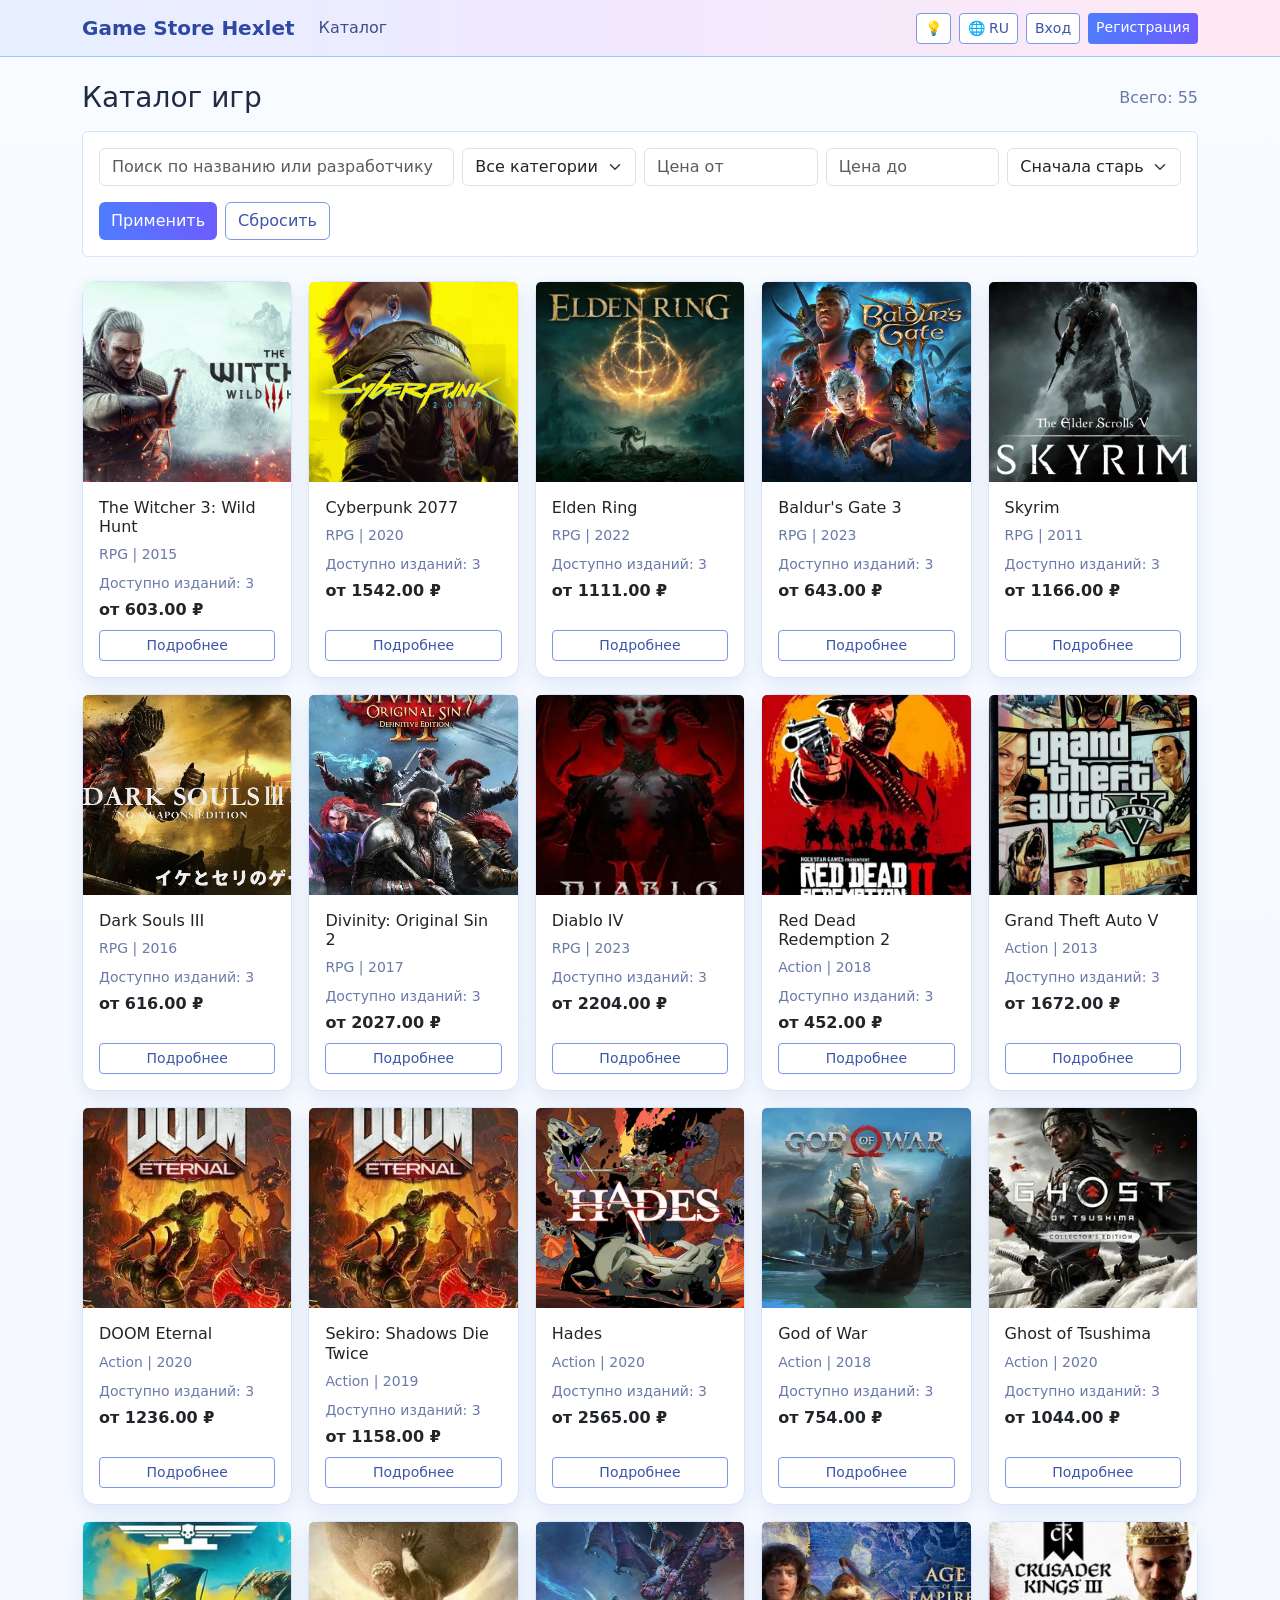
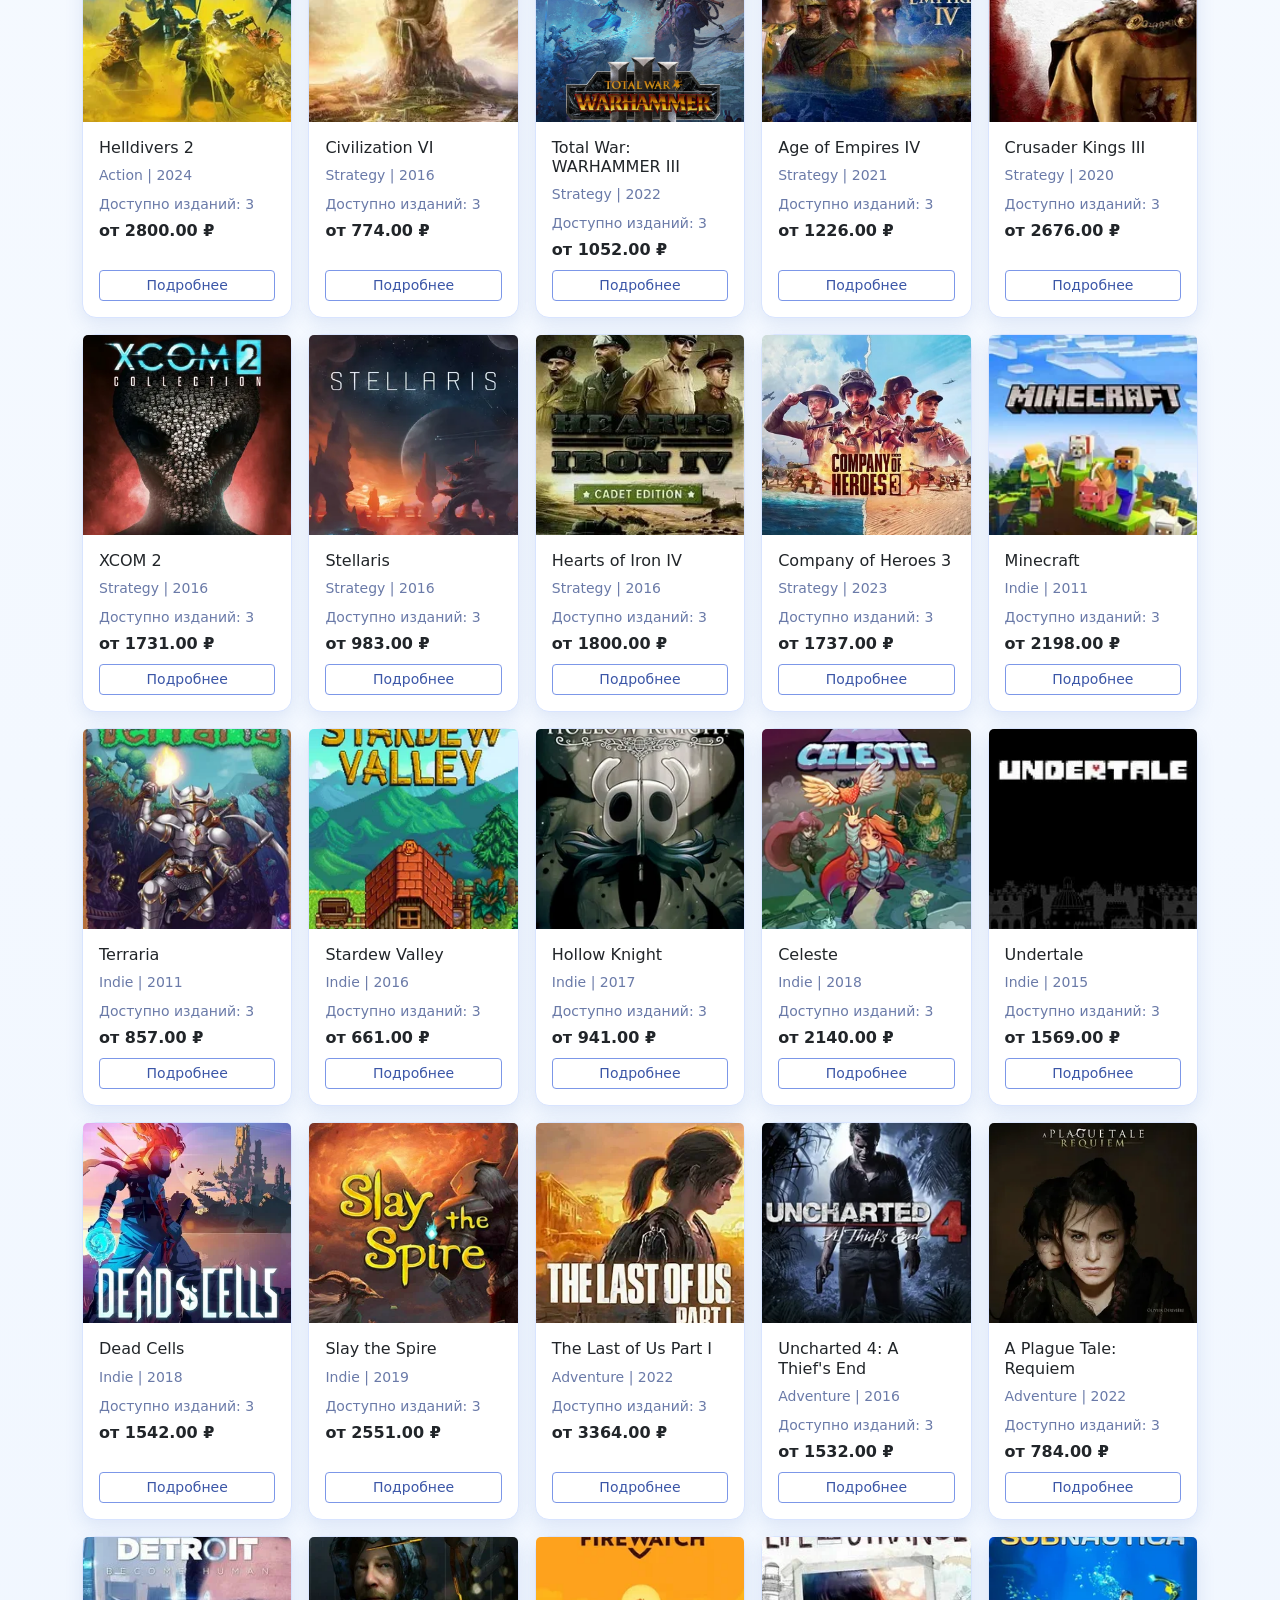
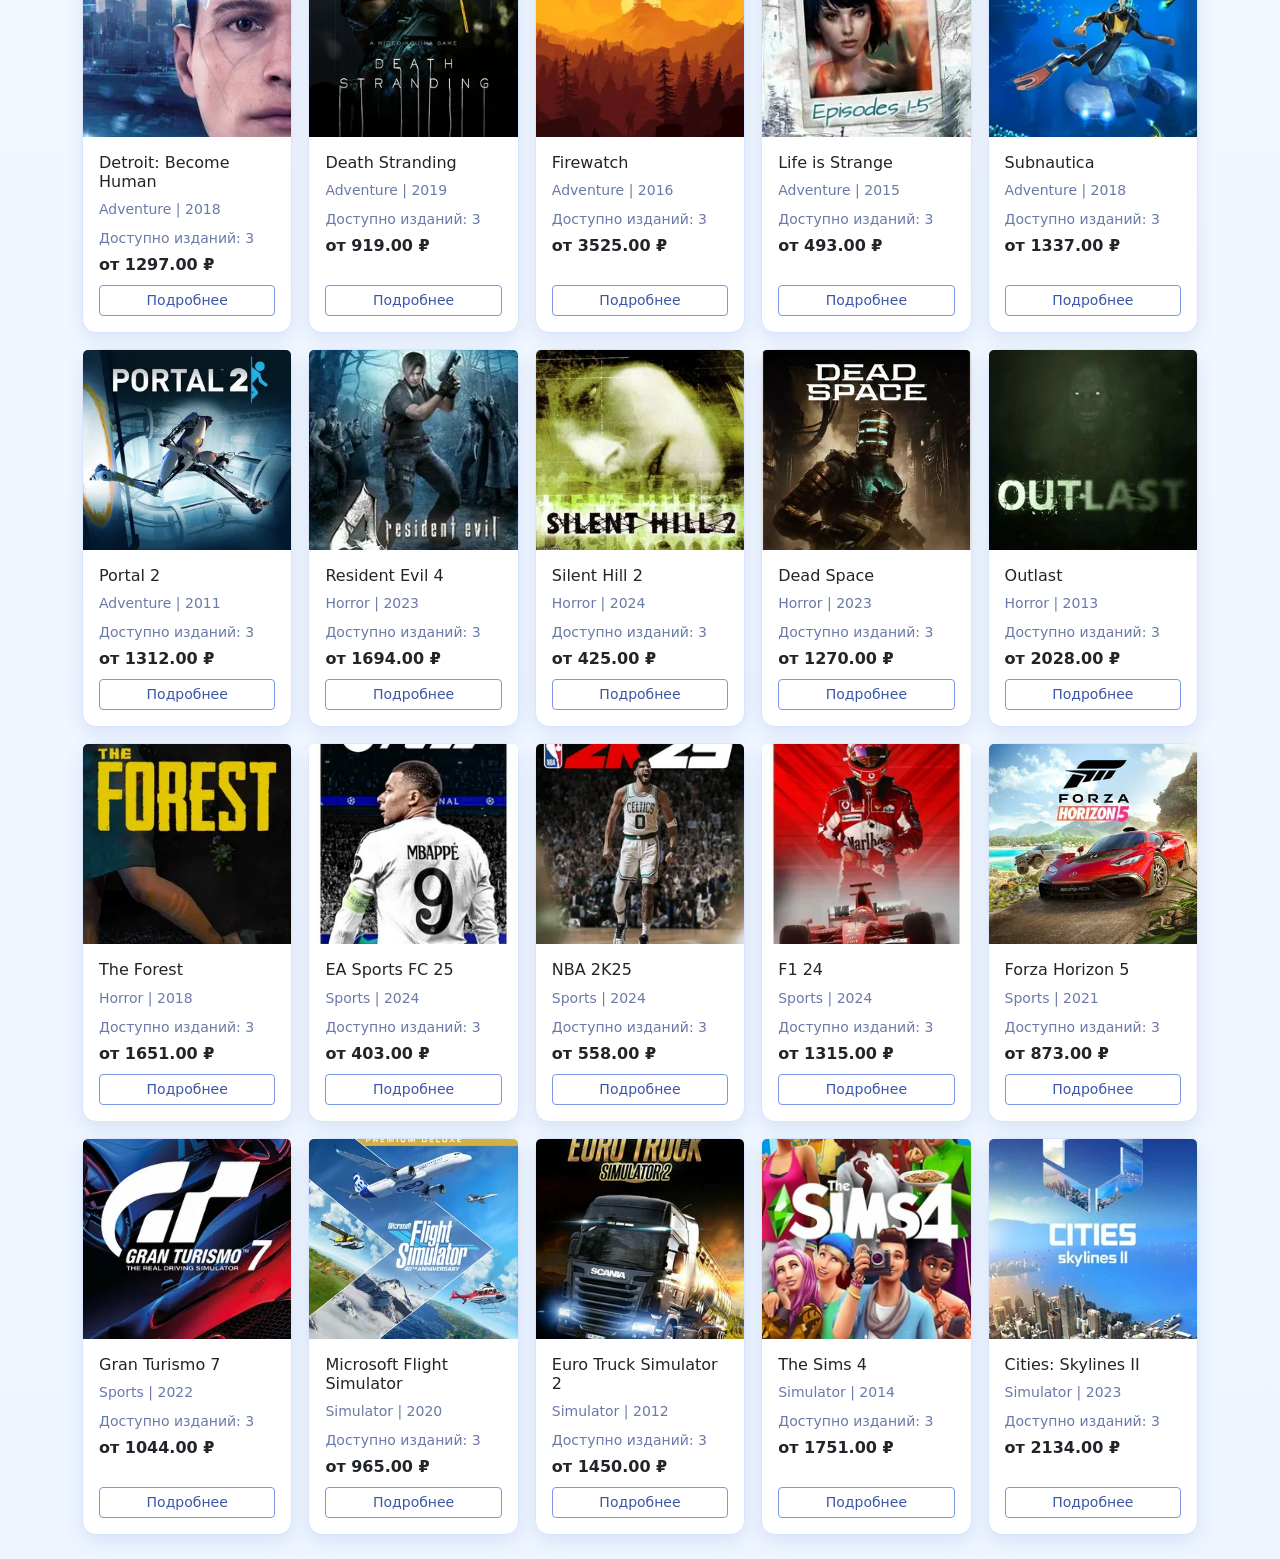
<file: docs/index.html>
<!doctype html>
<html lang="ru" data-bs-theme="light">
<head>
    <meta charset="utf-8">
    <meta name="viewport" content="width=device-width, initial-scale=1">
    <title>Game Store Hexlet</title>
    <link href="https://cdn.jsdelivr.net/npm/bootstrap@5.3.3/dist/css/bootstrap.min.css" rel="stylesheet">
    <link rel="stylesheet" href="static/css/style.css">
</head>
<body>
<nav class="navbar navbar-expand-lg navbar-light border-bottom border-primary-subtle colorful-navbar" id="navbar"></nav>
<main class="container py-4">
    <div id="flash-container"></div>
    <div id="main"></div>
</main>

<script src="https://cdn.jsdelivr.net/npm/bootstrap@5.3.3/dist/js/bootstrap.bundle.min.js"></script>
<script src="js/utils.js"></script>
<script src="js/store.js"></script>
<script src="js/i18n.js"></script>
<script src="js/ui.js"></script>

<script src="js/pages/index.js"></script>
</body>
</html>
</file>
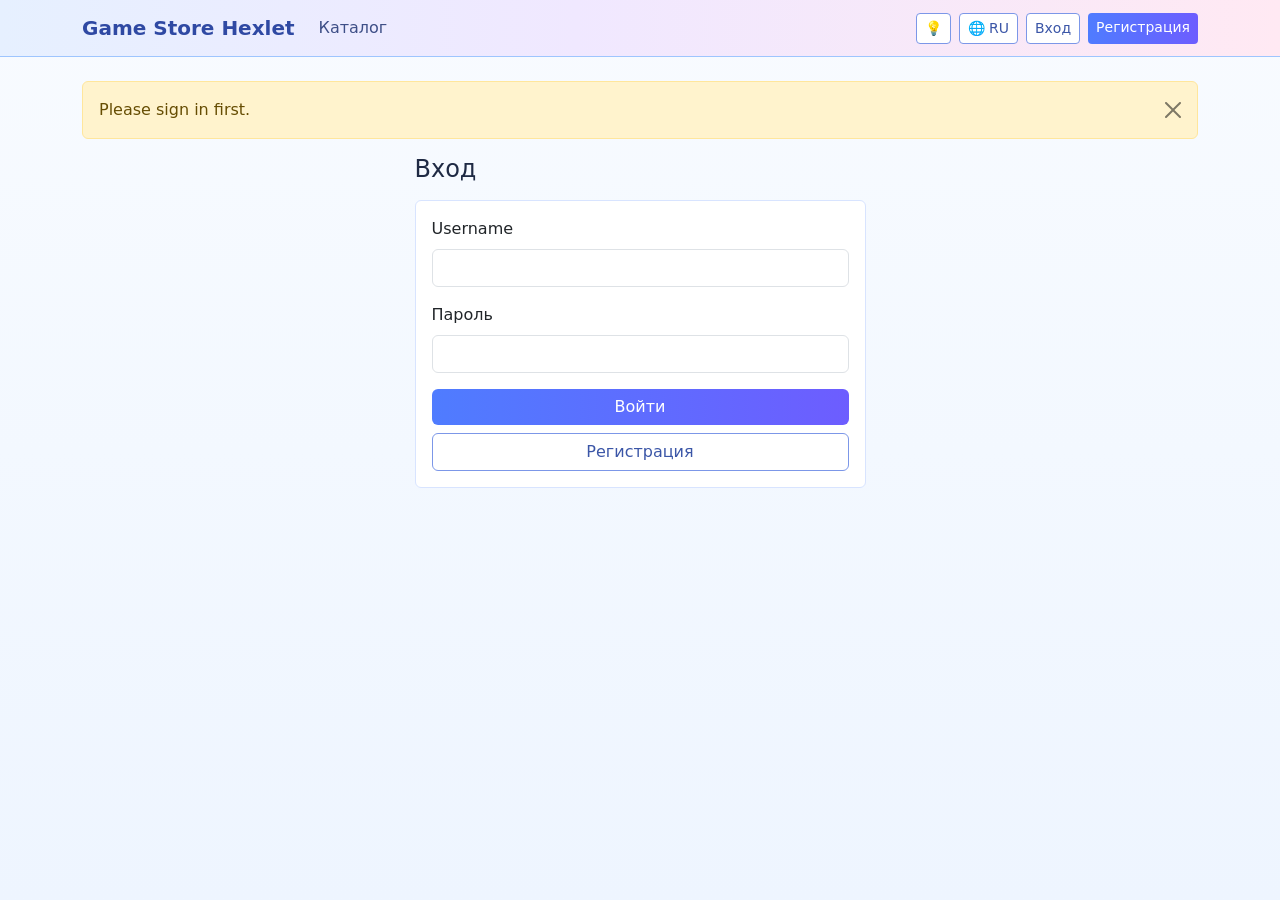
<file: docs/admin-add-game.html>
<!doctype html>
<html lang="ru" data-bs-theme="light">
<head>
    <meta charset="utf-8">
    <meta name="viewport" content="width=device-width, initial-scale=1">
    <title>Добавить игру — Game Store Hexlet</title>
    <link href="https://cdn.jsdelivr.net/npm/bootstrap@5.3.3/dist/css/bootstrap.min.css" rel="stylesheet">
    <link rel="stylesheet" href="static/css/style.css">
</head>
<body>
<nav class="navbar navbar-expand-lg navbar-light border-bottom border-primary-subtle colorful-navbar" id="navbar"></nav>
<main class="container py-4">
    <div id="flash-container"></div>

    <h1 class="h4 mb-3">Добавление игры</h1>
    <form id="add-game-form" class="card p-3 bg-dark-subtle border-secondary">
        <div class="row g-3">
            <div class="col-md-6"><label class="form-label">Название</label><input class="form-control" name="name" required></div>
            <div class="col-md-3"><label class="form-label">Цена (₽)</label><input class="form-control" type="number" min="0.01" step="0.01" name="price" required></div>
            <div class="col-md-3"><label class="form-label">Год релиза</label><input class="form-control" type="number" min="1980" max="2030" name="release_year" required></div>
            <div class="col-md-4"><label class="form-label">Категория</label><input class="form-control" name="category" required></div>
            <div class="col-md-4"><label class="form-label">Разработчик</label><input class="form-control" name="developer" required></div>
            <div class="col-md-4"><label class="form-label">URL картинки</label><input class="form-control" name="image_url" placeholder="https://..."></div>
            <div class="col-md-4"><label class="form-label">Загрузить файл</label><input class="form-control" type="file" name="image_file" accept=".png,.jpg,.jpeg,.webp,.gif"></div>
            <div class="col-12"><label class="form-label">Описание (100+ символов)</label><textarea class="form-control" name="description" rows="5" required></textarea></div>
        </div>
        <div class="mt-3 d-flex gap-2">
            <button class="btn btn-primary">Сохранить</button>
            <a class="btn btn-outline-light" href="admin.html">Отмена</a>
        </div>
    </form>

</main>

<script src="https://cdn.jsdelivr.net/npm/bootstrap@5.3.3/dist/js/bootstrap.bundle.min.js"></script>
<script src="js/utils.js"></script>
<script src="js/store.js"></script>
<script src="js/i18n.js"></script>
<script src="js/ui.js"></script>

<script src="js/pages/admin-add-game.js"></script>
</body>
</html>
</file>
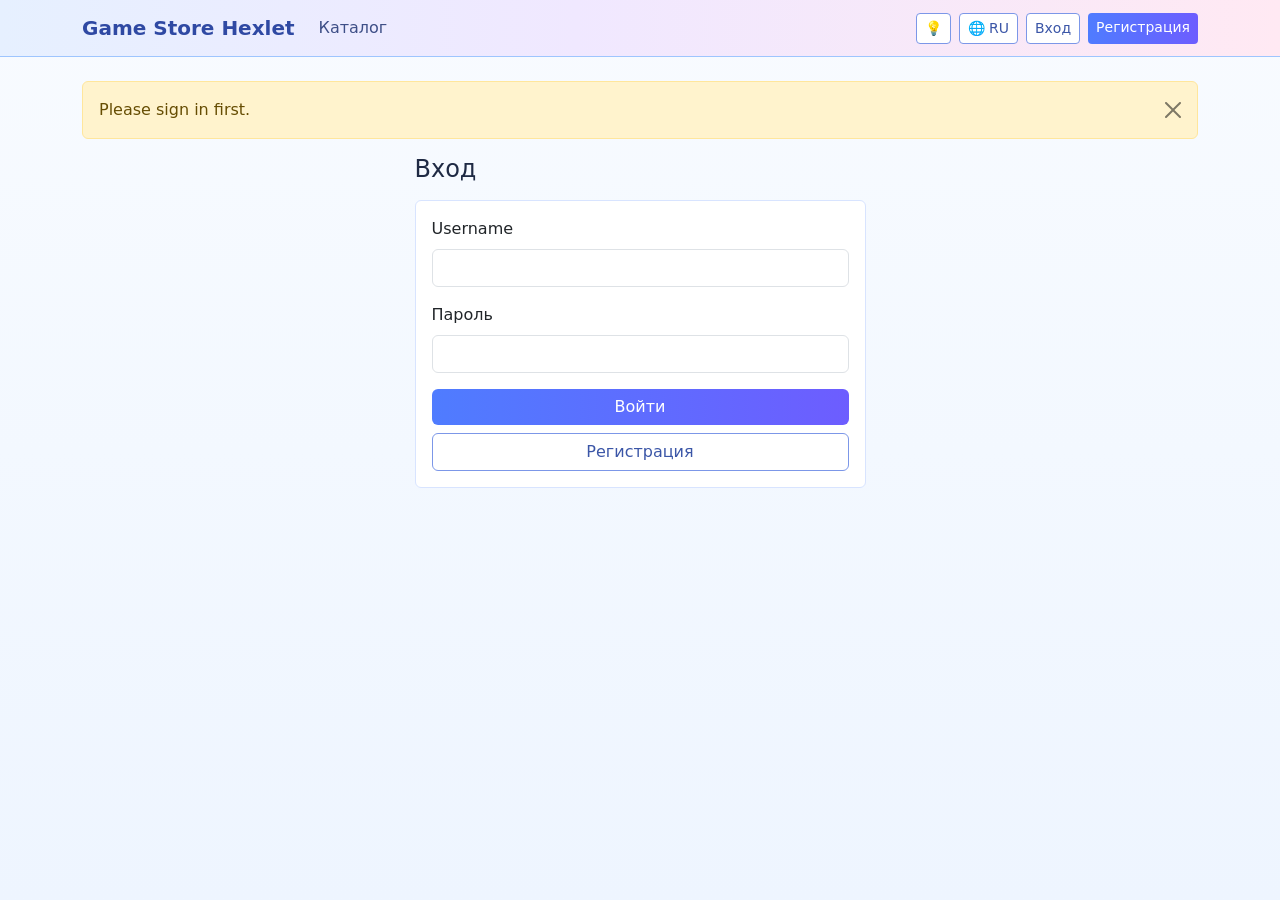
<file: docs/admin-edit-game.html>
<!doctype html>
<html lang="ru" data-bs-theme="light">
<head>
    <meta charset="utf-8">
    <meta name="viewport" content="width=device-width, initial-scale=1">
    <title>Редактирование — Game Store Hexlet</title>
    <link href="https://cdn.jsdelivr.net/npm/bootstrap@5.3.3/dist/css/bootstrap.min.css" rel="stylesheet">
    <link rel="stylesheet" href="static/css/style.css">
</head>
<body>
<nav class="navbar navbar-expand-lg navbar-light border-bottom border-primary-subtle colorful-navbar" id="navbar"></nav>
<main class="container py-4">
    <div id="flash-container"></div>
    <div id="main"></div>
</main>

<script src="https://cdn.jsdelivr.net/npm/bootstrap@5.3.3/dist/js/bootstrap.bundle.min.js"></script>
<script src="js/utils.js"></script>
<script src="js/store.js"></script>
<script src="js/i18n.js"></script>
<script src="js/ui.js"></script>

<script src="js/pages/admin-edit-game.js"></script>
</body>
</html>
</file>
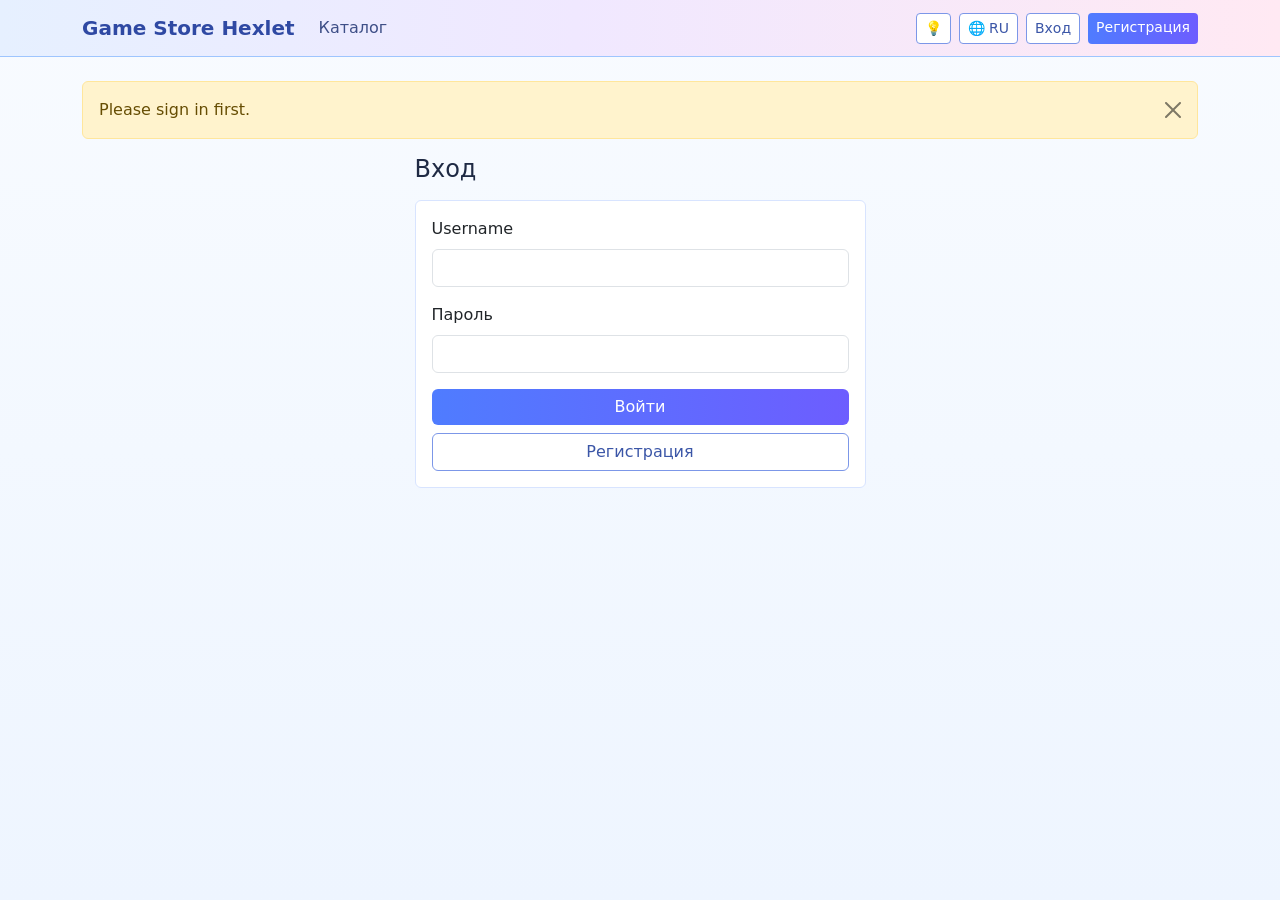
<file: docs/admin-user.html>
<!doctype html>
<html lang="ru" data-bs-theme="light">
<head>
    <meta charset="utf-8">
    <meta name="viewport" content="width=device-width, initial-scale=1">
    <title>Пользователь — Game Store Hexlet</title>
    <link href="https://cdn.jsdelivr.net/npm/bootstrap@5.3.3/dist/css/bootstrap.min.css" rel="stylesheet">
    <link rel="stylesheet" href="static/css/style.css">
</head>
<body>
<nav class="navbar navbar-expand-lg navbar-light border-bottom border-primary-subtle colorful-navbar" id="navbar"></nav>
<main class="container py-4">
    <div id="flash-container"></div>
    <div id="main"></div>
</main>

<script src="https://cdn.jsdelivr.net/npm/bootstrap@5.3.3/dist/js/bootstrap.bundle.min.js"></script>
<script src="js/utils.js"></script>
<script src="js/store.js"></script>
<script src="js/i18n.js"></script>
<script src="js/ui.js"></script>

<script src="js/pages/admin-user.js"></script>
</body>
</html>
</file>
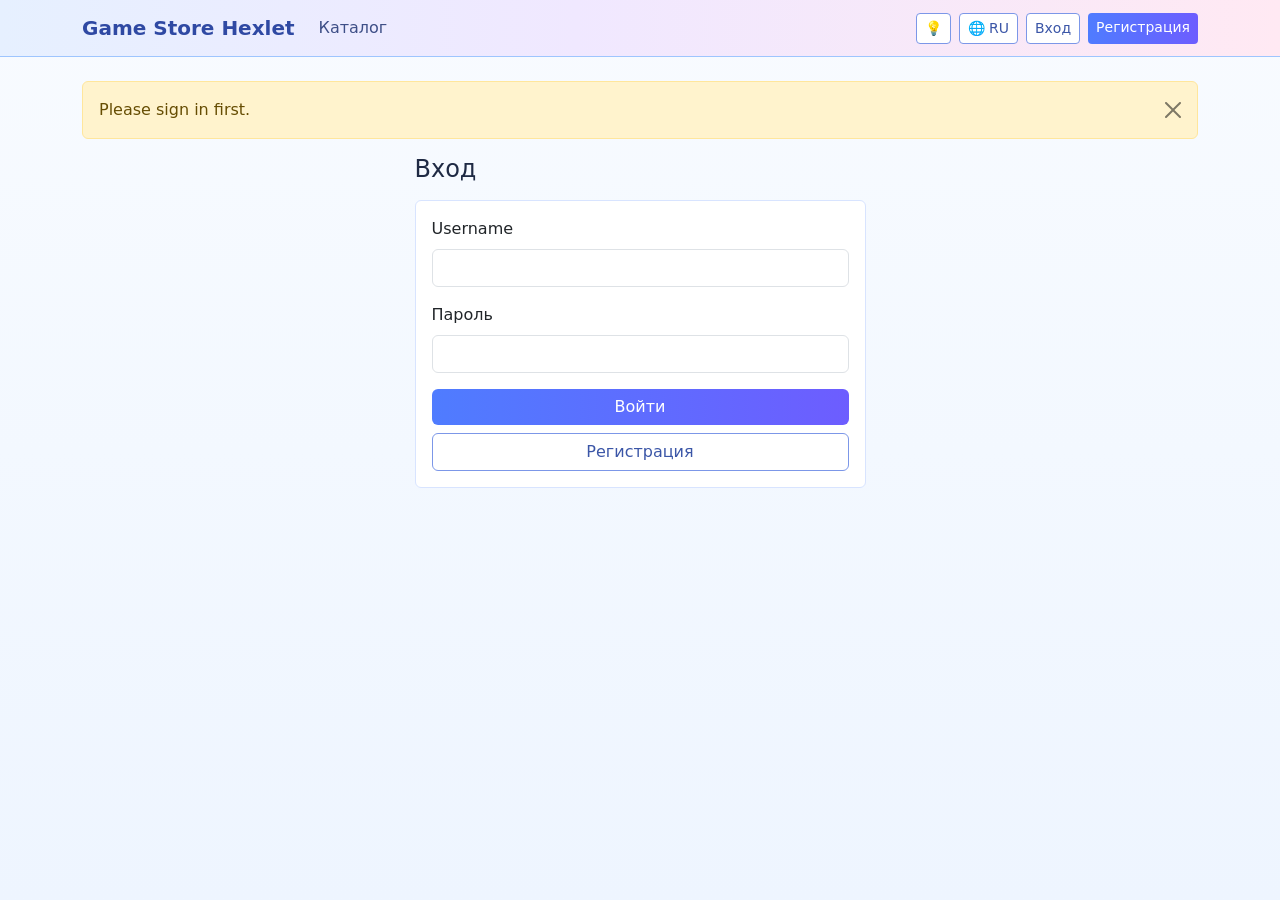
<file: docs/admin.html>
<!doctype html>
<html lang="ru" data-bs-theme="light">
<head>
    <meta charset="utf-8">
    <meta name="viewport" content="width=device-width, initial-scale=1">
    <title>Админка — Game Store Hexlet</title>
    <link href="https://cdn.jsdelivr.net/npm/bootstrap@5.3.3/dist/css/bootstrap.min.css" rel="stylesheet">
    <link rel="stylesheet" href="static/css/style.css">
</head>
<body>
<nav class="navbar navbar-expand-lg navbar-light border-bottom border-primary-subtle colorful-navbar" id="navbar"></nav>
<main class="container py-4">
    <div id="flash-container"></div>
    <div id="main"></div>
</main>

<script src="https://cdn.jsdelivr.net/npm/bootstrap@5.3.3/dist/js/bootstrap.bundle.min.js"></script>
<script src="js/utils.js"></script>
<script src="js/store.js"></script>
<script src="js/i18n.js"></script>
<script src="js/ui.js"></script>

<script src="js/pages/admin.js"></script>
</body>
</html>
</file>
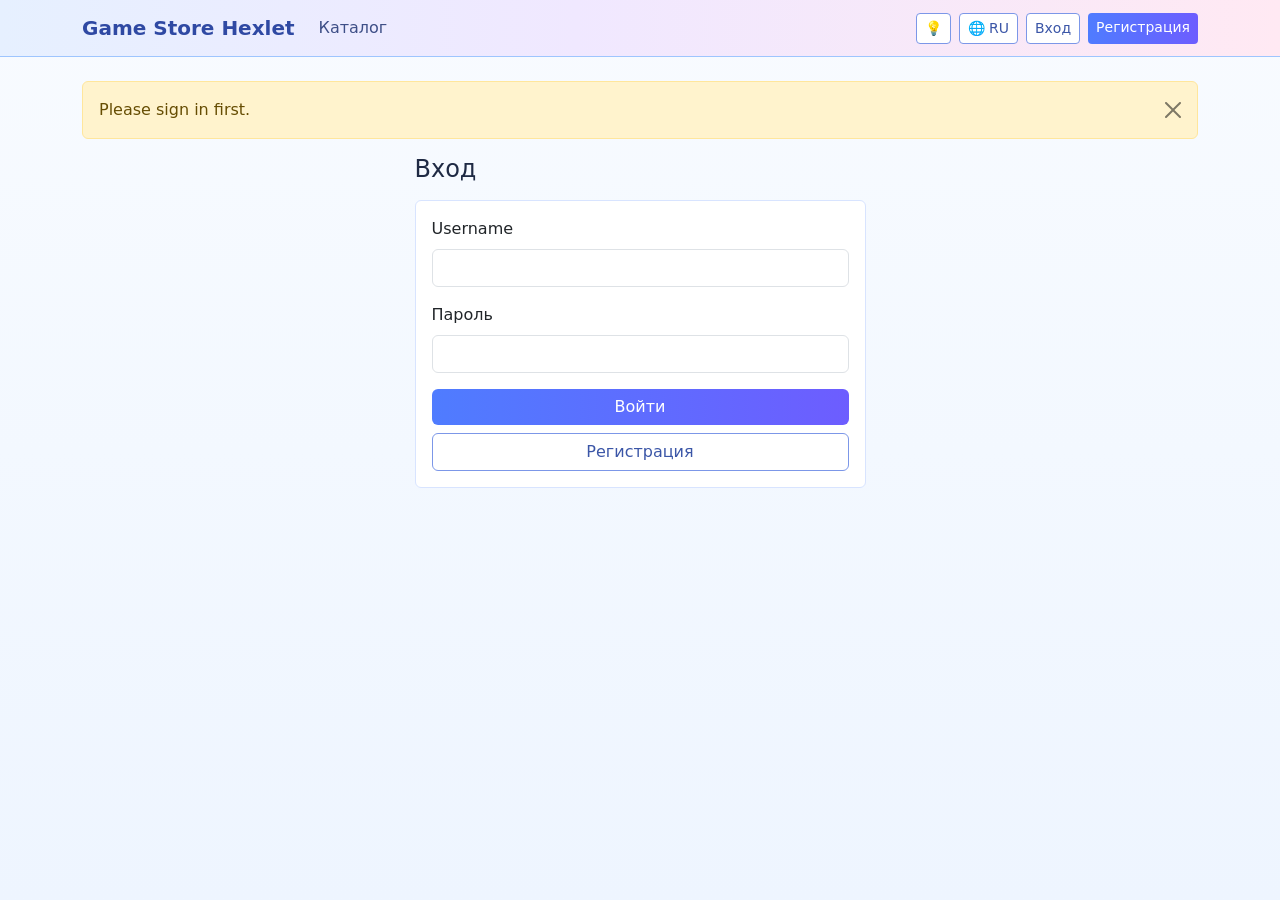
<file: docs/cart.html>
<!doctype html>
<html lang="ru" data-bs-theme="light">
<head>
    <meta charset="utf-8">
    <meta name="viewport" content="width=device-width, initial-scale=1">
    <title>Корзина — Game Store Hexlet</title>
    <link href="https://cdn.jsdelivr.net/npm/bootstrap@5.3.3/dist/css/bootstrap.min.css" rel="stylesheet">
    <link rel="stylesheet" href="static/css/style.css">
</head>
<body>
<nav class="navbar navbar-expand-lg navbar-light border-bottom border-primary-subtle colorful-navbar" id="navbar"></nav>
<main class="container py-4">
    <div id="flash-container"></div>
    <div id="main"></div>
</main>

<script src="https://cdn.jsdelivr.net/npm/bootstrap@5.3.3/dist/js/bootstrap.bundle.min.js"></script>
<script src="js/utils.js"></script>
<script src="js/store.js"></script>
<script src="js/i18n.js"></script>
<script src="js/ui.js"></script>

<script src="js/pages/cart.js"></script>
</body>
</html>
</file>
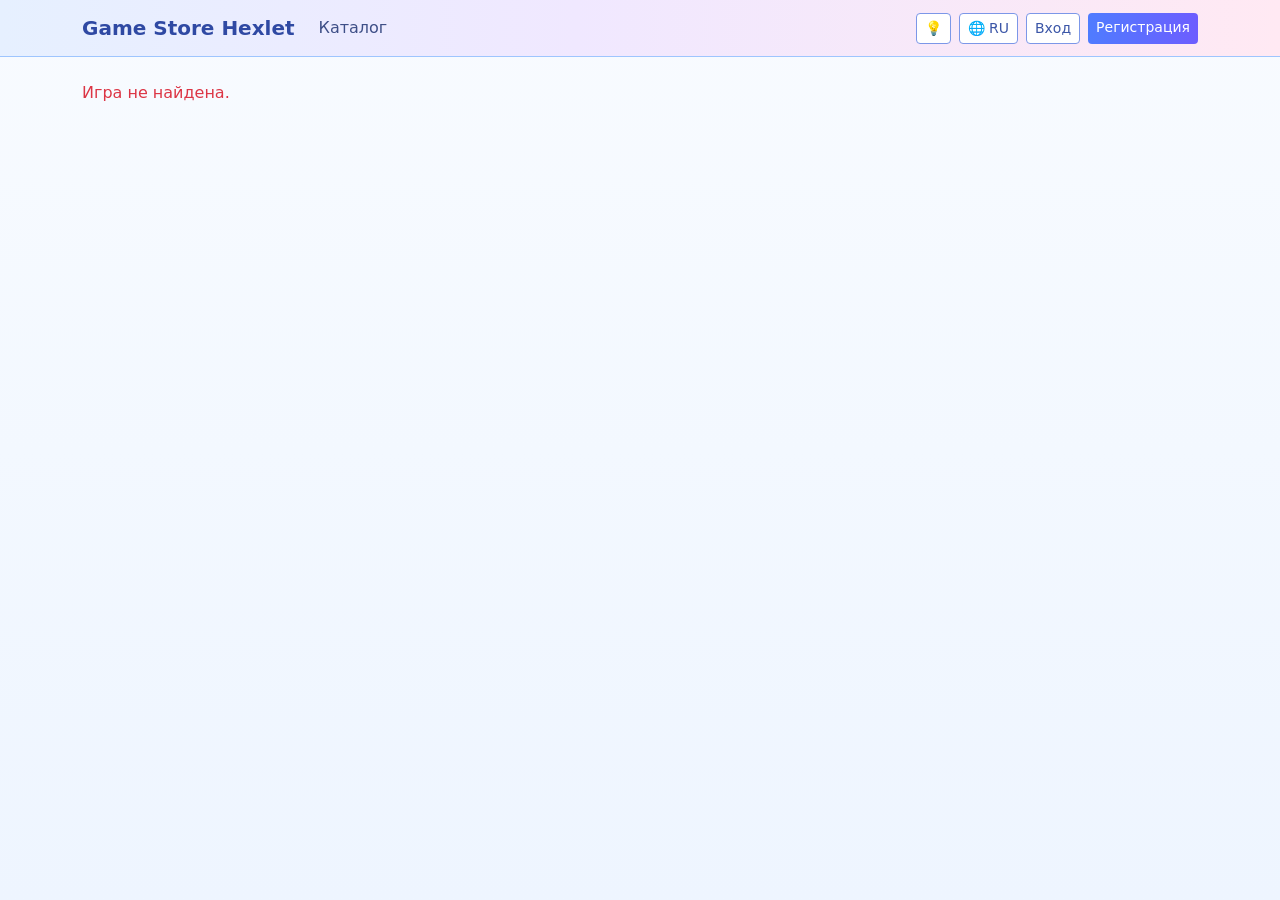
<file: docs/game.html>
<!doctype html>
<html lang="ru" data-bs-theme="light">
<head>
    <meta charset="utf-8">
    <meta name="viewport" content="width=device-width, initial-scale=1">
    <title>Игра — Game Store Hexlet</title>
    <link href="https://cdn.jsdelivr.net/npm/bootstrap@5.3.3/dist/css/bootstrap.min.css" rel="stylesheet">
    <link rel="stylesheet" href="static/css/style.css">
</head>
<body>
<nav class="navbar navbar-expand-lg navbar-light border-bottom border-primary-subtle colorful-navbar" id="navbar"></nav>
<main class="container py-4">
    <div id="flash-container"></div>
    <div id="main"></div>
</main>

<script src="https://cdn.jsdelivr.net/npm/bootstrap@5.3.3/dist/js/bootstrap.bundle.min.js"></script>
<script src="js/utils.js"></script>
<script src="js/store.js"></script>
<script src="js/i18n.js"></script>
<script src="js/ui.js"></script>

<script src="js/pages/game.js"></script>
</body>
</html>
</file>
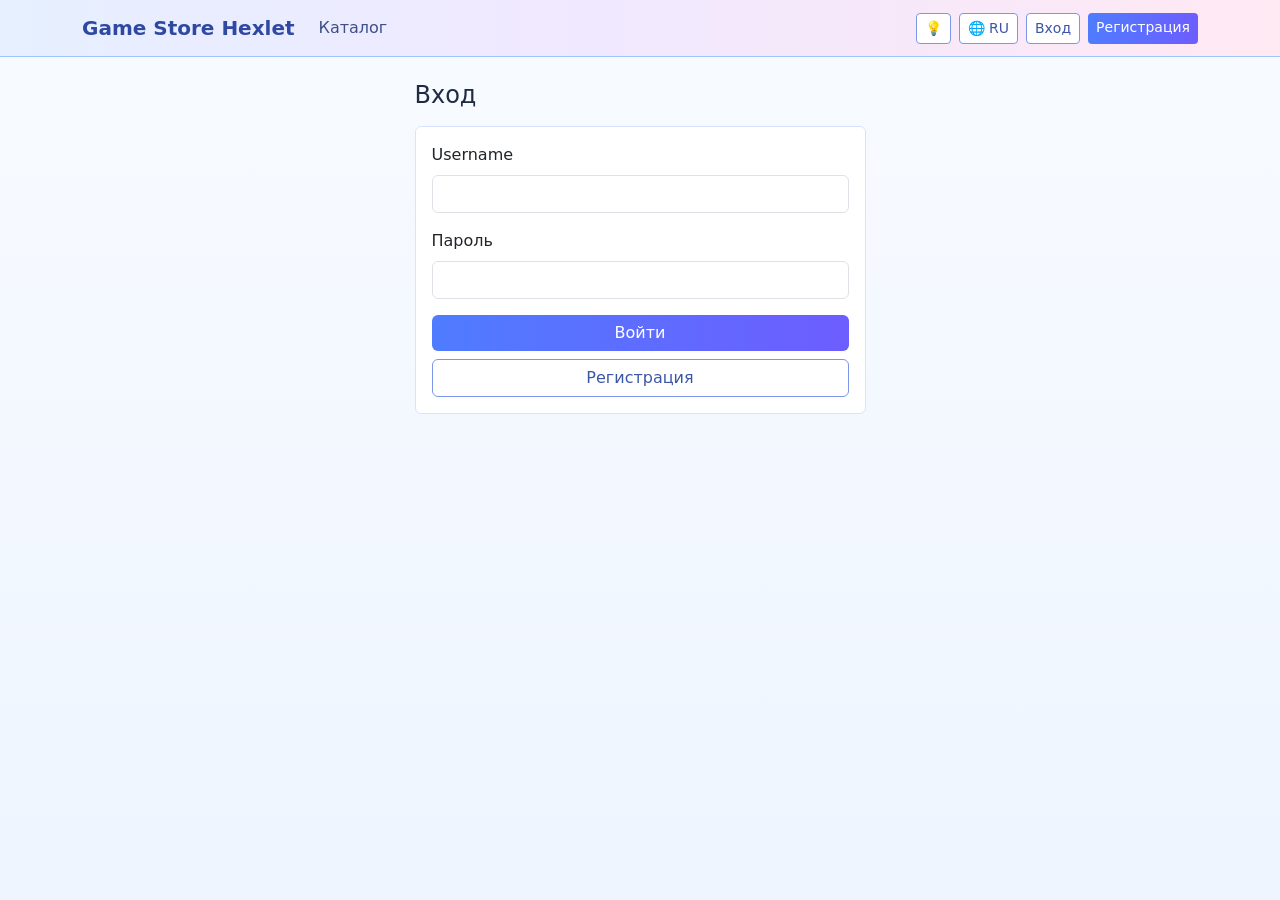
<file: docs/login.html>
<!doctype html>
<html lang="ru" data-bs-theme="light">
<head>
    <meta charset="utf-8">
    <meta name="viewport" content="width=device-width, initial-scale=1">
    <title>Вход — Game Store Hexlet</title>
    <link href="https://cdn.jsdelivr.net/npm/bootstrap@5.3.3/dist/css/bootstrap.min.css" rel="stylesheet">
    <link rel="stylesheet" href="static/css/style.css">
</head>
<body>
<nav class="navbar navbar-expand-lg navbar-light border-bottom border-primary-subtle colorful-navbar" id="navbar"></nav>
<main class="container py-4">
    <div id="flash-container"></div>

    <div class="row justify-content-center">
        <div class="col-md-6 col-lg-5">
            <h1 class="h4 mb-3">Вход</h1>
            <form id="login-form" class="card p-3 bg-dark-subtle border-secondary">
                <div class="mb-3">
                    <label class="form-label">Username</label>
                    <input type="text" name="username" class="form-control" required>
                </div>
                <div class="mb-3">
                    <label class="form-label">Пароль</label>
                    <input type="password" name="password" class="form-control" required>
                </div>
                <div class="d-grid gap-2">
                    <button class="btn btn-primary">Войти</button>
                    <a href="register.html" class="btn btn-outline-light">Регистрация</a>
                </div>
            </form>
        </div>
    </div>

</main>

<script src="https://cdn.jsdelivr.net/npm/bootstrap@5.3.3/dist/js/bootstrap.bundle.min.js"></script>
<script src="js/utils.js"></script>
<script src="js/store.js"></script>
<script src="js/i18n.js"></script>
<script src="js/ui.js"></script>

<script src="js/pages/login.js"></script>
</body>
</html>
</file>
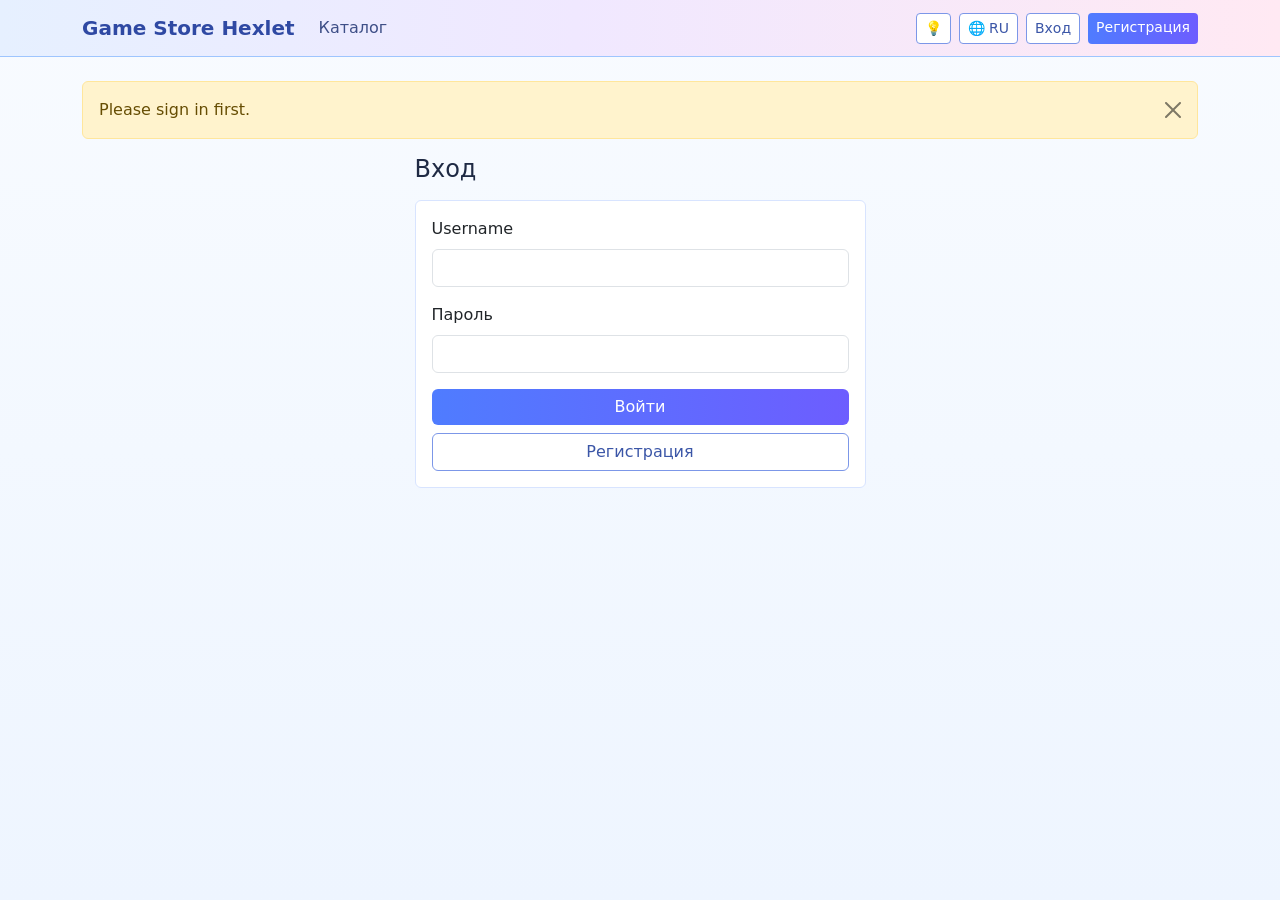
<file: docs/profile.html>
<!doctype html>
<html lang="ru" data-bs-theme="light">
<head>
    <meta charset="utf-8">
    <meta name="viewport" content="width=device-width, initial-scale=1">
    <title>Профиль — Game Store Hexlet</title>
    <link href="https://cdn.jsdelivr.net/npm/bootstrap@5.3.3/dist/css/bootstrap.min.css" rel="stylesheet">
    <link rel="stylesheet" href="static/css/style.css">
</head>
<body>
<nav class="navbar navbar-expand-lg navbar-light border-bottom border-primary-subtle colorful-navbar" id="navbar"></nav>
<main class="container py-4">
    <div id="flash-container"></div>
    <div id="main"></div>
</main>

<script src="https://cdn.jsdelivr.net/npm/bootstrap@5.3.3/dist/js/bootstrap.bundle.min.js"></script>
<script src="js/utils.js"></script>
<script src="js/store.js"></script>
<script src="js/i18n.js"></script>
<script src="js/ui.js"></script>

<script src="js/pages/profile.js"></script>
</body>
</html>
</file>
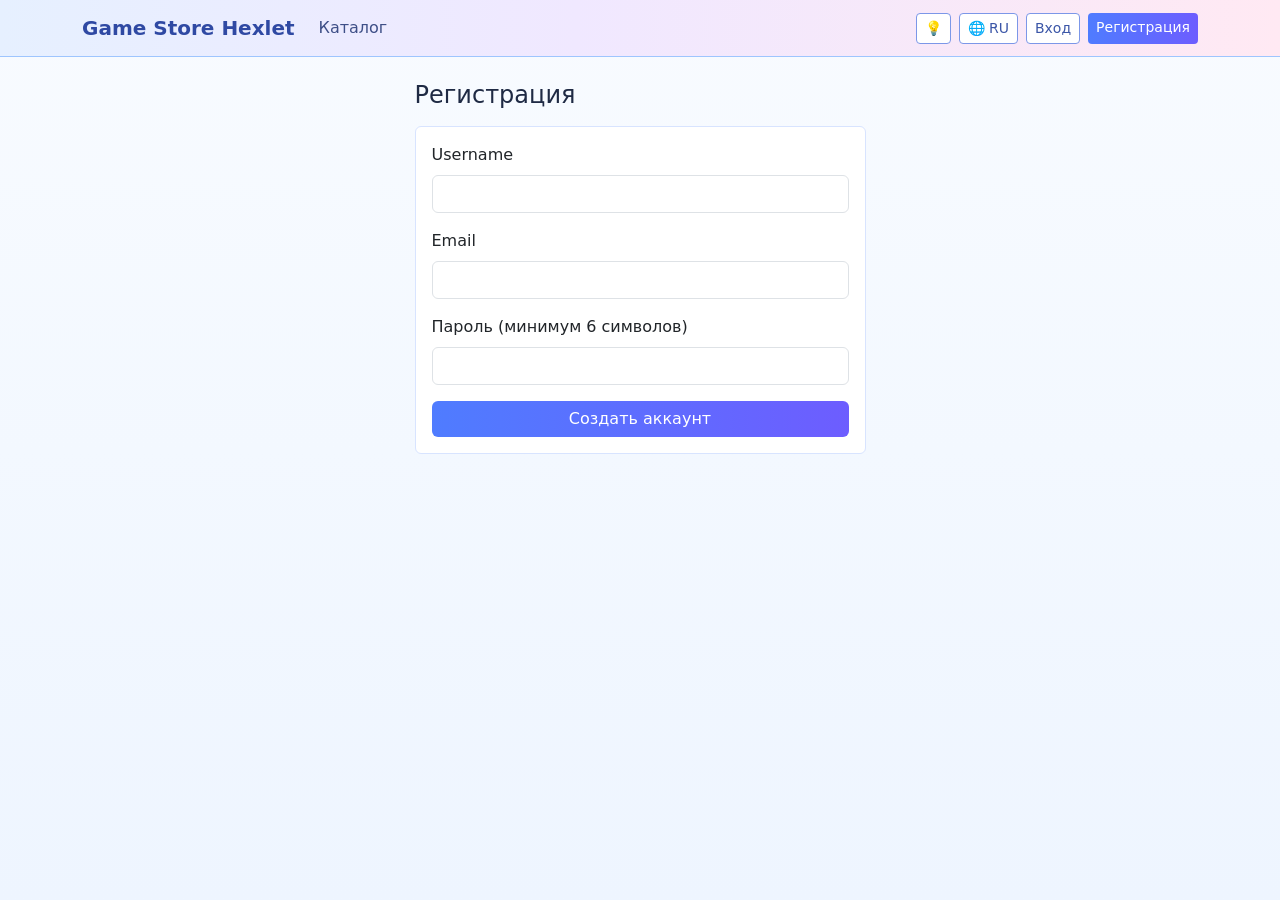
<file: docs/register.html>
<!doctype html>
<html lang="ru" data-bs-theme="light">
<head>
    <meta charset="utf-8">
    <meta name="viewport" content="width=device-width, initial-scale=1">
    <title>Регистрация — Game Store Hexlet</title>
    <link href="https://cdn.jsdelivr.net/npm/bootstrap@5.3.3/dist/css/bootstrap.min.css" rel="stylesheet">
    <link rel="stylesheet" href="static/css/style.css">
</head>
<body>
<nav class="navbar navbar-expand-lg navbar-light border-bottom border-primary-subtle colorful-navbar" id="navbar"></nav>
<main class="container py-4">
    <div id="flash-container"></div>

    <div class="row justify-content-center">
        <div class="col-md-6 col-lg-5">
            <h1 class="h4 mb-3">Регистрация</h1>
            <form id="register-form" class="card p-3 bg-dark-subtle border-secondary">
                <div class="mb-3">
                    <label class="form-label">Username</label>
                    <input type="text" name="username" class="form-control" required>
                </div>
                <div class="mb-3">
                    <label class="form-label">Email</label>
                    <input type="email" name="email" class="form-control" required>
                </div>
                <div class="mb-3">
                    <label class="form-label">Пароль (минимум 6 символов)</label>
                    <input type="password" name="password" class="form-control" required minlength="6">
                </div>
                <button class="btn btn-primary">Создать аккаунт</button>
            </form>
        </div>
    </div>

</main>

<script src="https://cdn.jsdelivr.net/npm/bootstrap@5.3.3/dist/js/bootstrap.bundle.min.js"></script>
<script src="js/utils.js"></script>
<script src="js/store.js"></script>
<script src="js/i18n.js"></script>
<script src="js/ui.js"></script>

<script src="js/pages/register.js"></script>
</body>
</html>
</file>
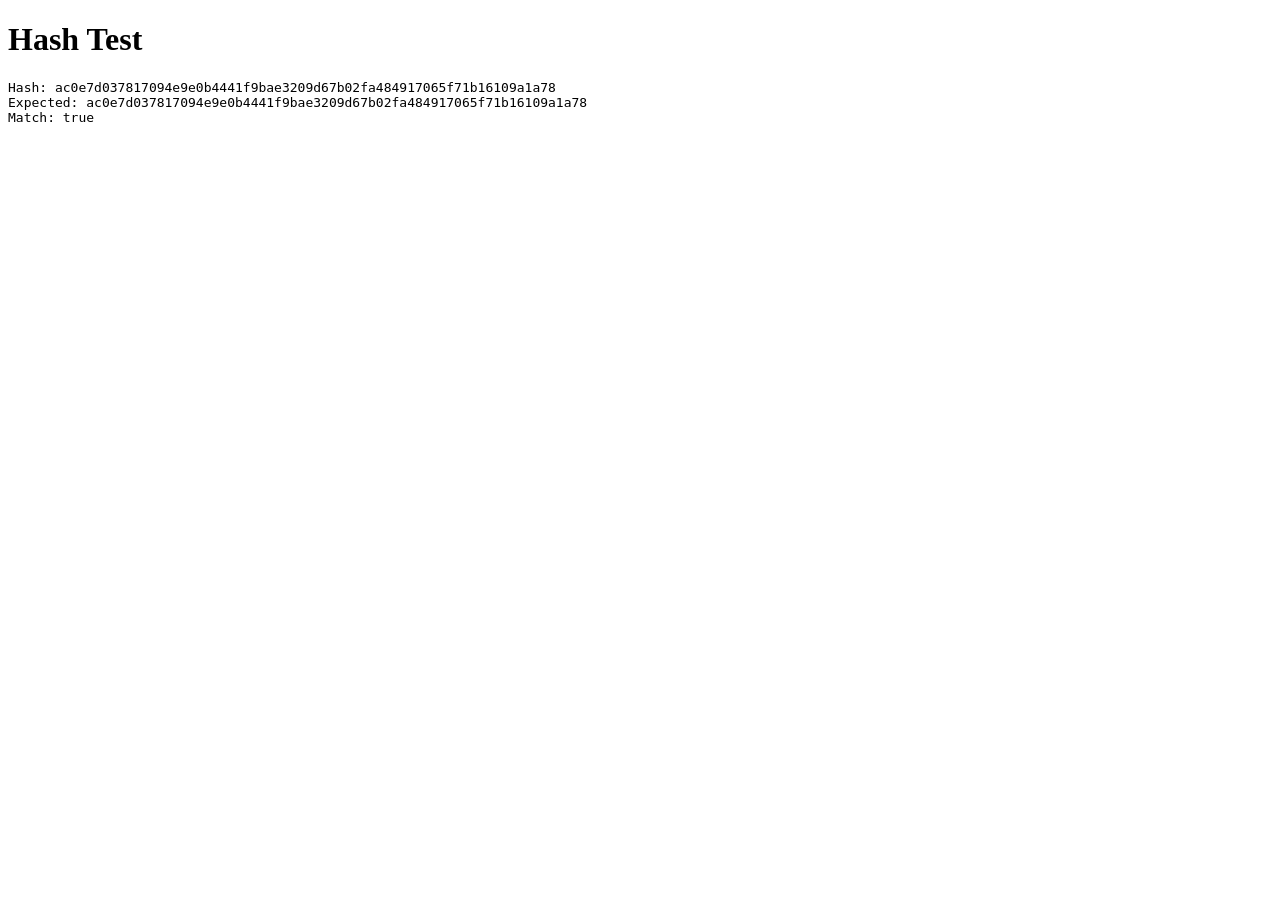
<file: docs/test-hash.html>
<!doctype html>
<html>
<head><title>Hash Test</title></head>
<body>
<h1>Hash Test</h1>
<pre id="output"></pre>
<script>
async function hashPassword(password) {
  const data = new TextEncoder().encode(password);
  const hash = await crypto.subtle.digest("SHA-256", data);
  return Array.from(new Uint8Array(hash))
    .map((b) => b.toString(16).padStart(2, "0"))
    .join("");
}

(async () => {
  const hash = await hashPassword("admin123456");
  document.getElementById("output").textContent = "Hash: " + hash + "\nExpected: ac0e7d037817094e9e0b4441f9bae3209d67b02fa484917065f71b16109a1a78\nMatch: " + (hash === "ac0e7d037817094e9e0b4441f9bae3209d67b02fa484917065f71b16109a1a78");
})();
</script>
</body>
</html>
</file>
<file: docs/static/css/style.css>
:root,
[data-bs-theme="light"] {
    --app-body-bg: linear-gradient(180deg, #f8fbff 0%, #eef5ff 100%);
    --app-body-text: #1f2a44;
    --app-card-shadow: 0 6px 18px rgba(54, 95, 180, 0.12);
    --app-card-shadow-hover: 0 10px 24px rgba(54, 95, 180, 0.2);
    --app-page-link-bg: #ffffff;
    --app-page-link-border: #b9ccff;
    --app-page-link-text: #3552a2;
    --app-page-link-disabled-text: #9aa8c7;
    --app-page-link-disabled-bg: #f2f6ff;
    --app-navbar-bg: linear-gradient(90deg, #e6f0ff 0%, #f0e8ff 45%, #ffe9f3 100%);
    --app-navbar-brand: #2f49a3;
    --app-nav-link: #3e4f87;
    --app-nav-link-hover: #2456d6;
    --app-subtle-bg: #ffffff;
    --app-subtle-border: #d8e4ff;
    --app-card-header-bg: linear-gradient(90deg, #edf4ff 0%, #f8edff 100%);
    --app-card-header-border: #d8e4ff;
    --app-card-header-text: #32488b;
    --app-outline-btn-border: #7c97e8;
    --app-outline-btn-text: #3b56a7;
    --app-outline-btn-bg: #ffffff;
    --app-outline-btn-bg-hover: #eef3ff;
    --app-table-bg: #ffffff;
    --app-table-text: #27345b;
    --app-table-striped-bg: #f4f8ff;
    --app-table-striped-text: #27345b;
    --app-table-hover-bg: #ecf2ff;
    --app-table-hover-text: #1f2a44;
    --app-list-border: #e2ebff;
    --app-text-secondary: #6a7aa8;
    --app-text-light: #263860;
}

[data-bs-theme="dark"] {
    --app-body-bg: linear-gradient(180deg, #111827 0%, #0f172a 100%);
    --app-body-text: #e2e8f0;
    --app-card-shadow: 0 6px 18px rgba(0, 0, 0, 0.35);
    --app-card-shadow-hover: 0 10px 24px rgba(0, 0, 0, 0.45);
    --app-page-link-bg: #1e293b;
    --app-page-link-border: #334155;
    --app-page-link-text: #93c5fd;
    --app-page-link-disabled-text: #64748b;
    --app-page-link-disabled-bg: #0f172a;
    --app-navbar-bg: linear-gradient(90deg, #1f2937 0%, #312e81 45%, #3f1d2e 100%);
    --app-navbar-brand: #c7d2fe;
    --app-nav-link: #cbd5e1;
    --app-nav-link-hover: #93c5fd;
    --app-subtle-bg: #111827;
    --app-subtle-border: #334155;
    --app-card-header-bg: linear-gradient(90deg, #1f2937 0%, #312e81 100%);
    --app-card-header-border: #334155;
    --app-card-header-text: #dbeafe;
    --app-outline-btn-border: #64748b;
    --app-outline-btn-text: #d1d5db;
    --app-outline-btn-bg: #0f172a;
    --app-outline-btn-bg-hover: #1e293b;
    --app-table-bg: #111827;
    --app-table-text: #e2e8f0;
    --app-table-striped-bg: #1f2937;
    --app-table-striped-text: #e2e8f0;
    --app-table-hover-bg: #243244;
    --app-table-hover-text: #f8fafc;
    --app-list-border: #334155;
    --app-text-secondary: #94a3b8;
    --app-text-light: #e5e7eb;
}

body {
    min-height: 100vh;
    background: var(--app-body-bg);
    color: var(--app-body-text);
}

.games-grid {
    display: grid;
    grid-template-columns: repeat(auto-fill, minmax(200px, 1fr));
    gap: 1rem;
}

.game-card {
    min-height: 250px;
    border-radius: 14px;
    box-shadow: var(--app-card-shadow);
    transition: transform 0.2s ease, box-shadow 0.2s ease;
}

.game-card:hover {
    transform: translateY(-2px);
    box-shadow: var(--app-card-shadow-hover);
}

.game-image {
    width: 100%;
    height: 200px;
    object-fit: cover;
}

.pagination .page-link {
    background-color: var(--app-page-link-bg);
    border-color: var(--app-page-link-border);
    color: var(--app-page-link-text);
}

.pagination .page-item.disabled .page-link {
    color: var(--app-page-link-disabled-text);
    background-color: var(--app-page-link-disabled-bg);
}

.colorful-navbar {
    background: var(--app-navbar-bg);
}

.navbar .navbar-brand {
    color: var(--app-navbar-brand) !important;
}

.navbar .nav-link {
    color: var(--app-nav-link) !important;
    font-weight: 500;
}

.navbar .nav-link:hover {
    color: var(--app-nav-link-hover) !important;
}

.bg-dark-subtle {
    background-color: var(--app-subtle-bg) !important;
    border-color: var(--app-subtle-border) !important;
}

.card-header {
    background: var(--app-card-header-bg);
    border-bottom: 1px solid var(--app-card-header-border);
    color: var(--app-card-header-text);
    font-weight: 600;
}

.btn-primary {
    background: linear-gradient(90deg, #4f7cff 0%, #6d5dff 100%);
    border: none;
}

.btn-success {
    background: linear-gradient(90deg, #23c483 0%, #16a56c 100%);
    border: none;
}

.btn-outline-light {
    border-color: var(--app-outline-btn-border) !important;
    color: var(--app-outline-btn-text) !important;
    background-color: var(--app-outline-btn-bg);
}

.btn-outline-light:hover {
    background-color: var(--app-outline-btn-bg-hover);
}

.table-dark {
    --bs-table-bg: var(--app-table-bg);
    --bs-table-color: var(--app-table-text);
    --bs-table-striped-bg: var(--app-table-striped-bg);
    --bs-table-striped-color: var(--app-table-striped-text);
    --bs-table-hover-bg: var(--app-table-hover-bg);
    --bs-table-hover-color: var(--app-table-hover-text);
}

.list-group-item {
    border-color: var(--app-list-border) !important;
}

.text-secondary {
    color: var(--app-text-secondary) !important;
}

.text-light,
.link-light {
    color: var(--app-text-light) !important;
}

.badge.text-bg-primary {
    background-color: #5a78ff !important;
}

.badge.text-bg-info {
    background-color: #43b2ff !important;
    color: #093055 !important;
}
</file>
